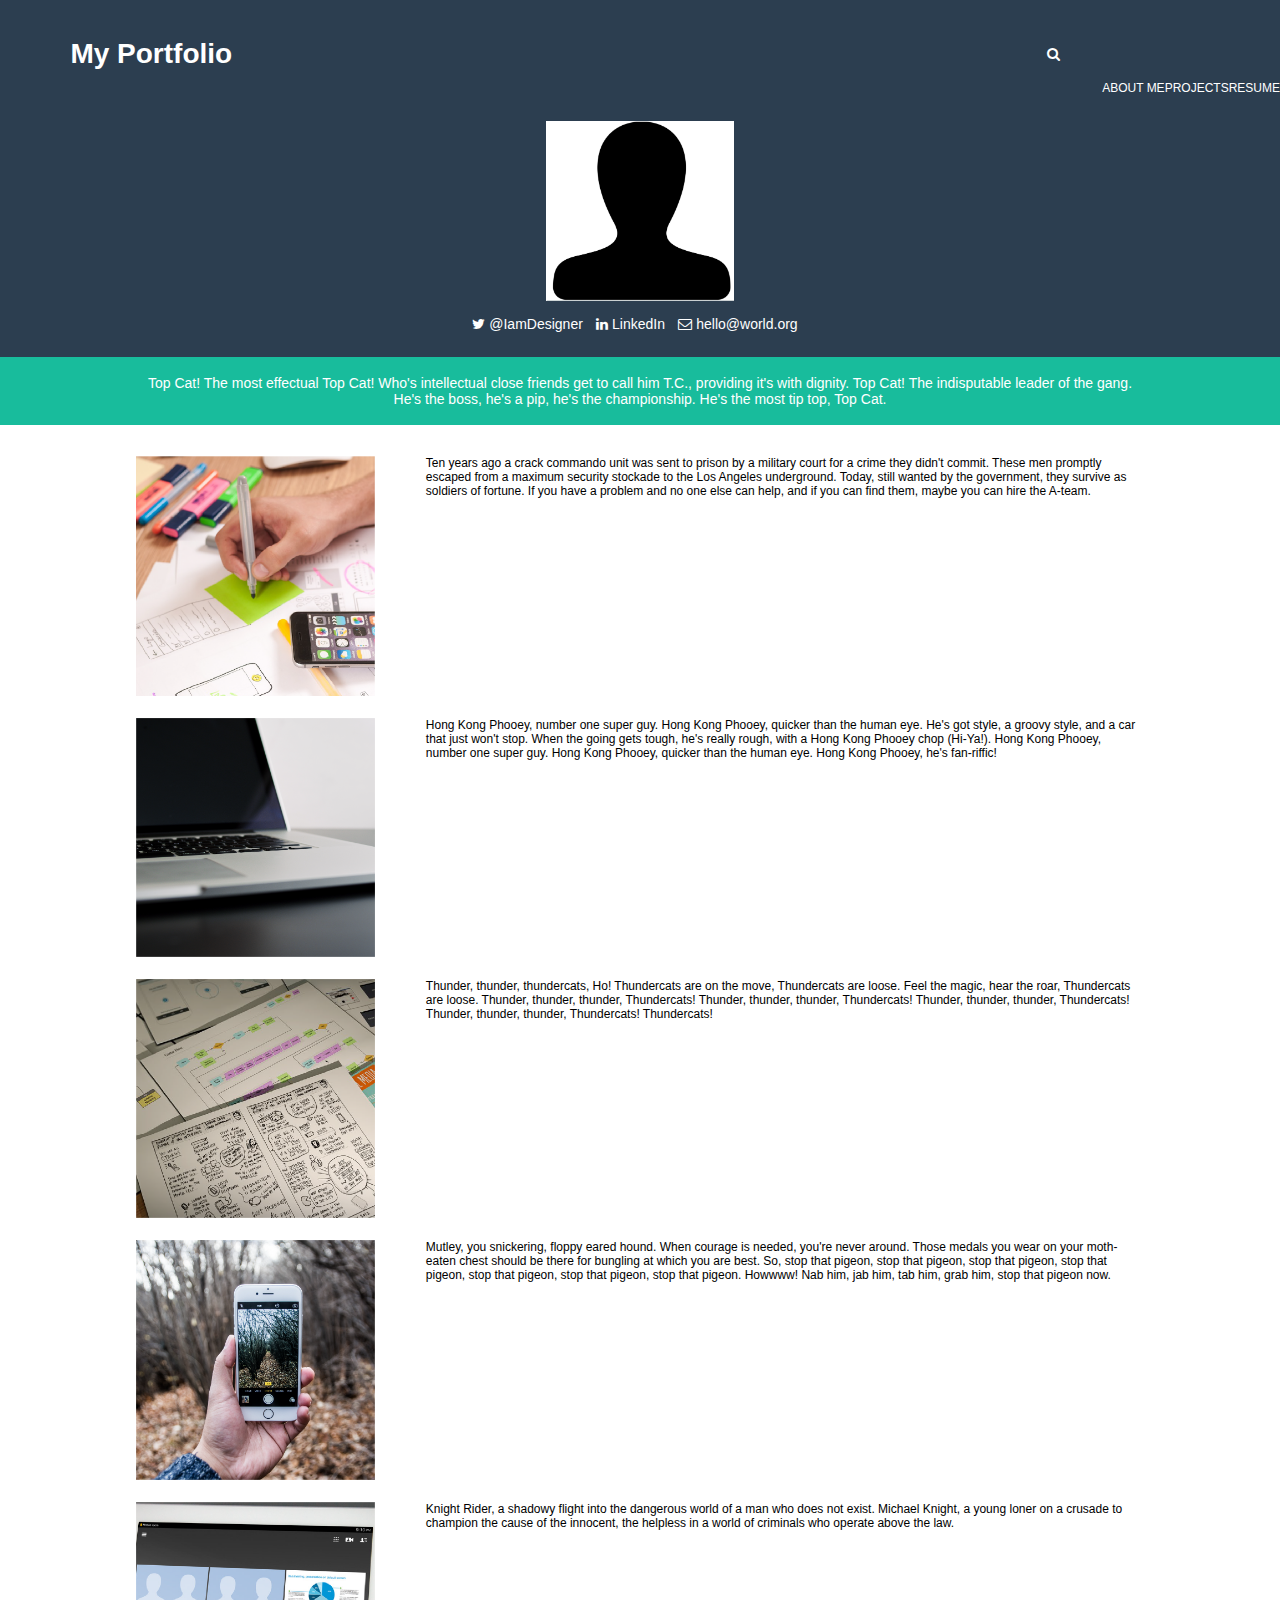
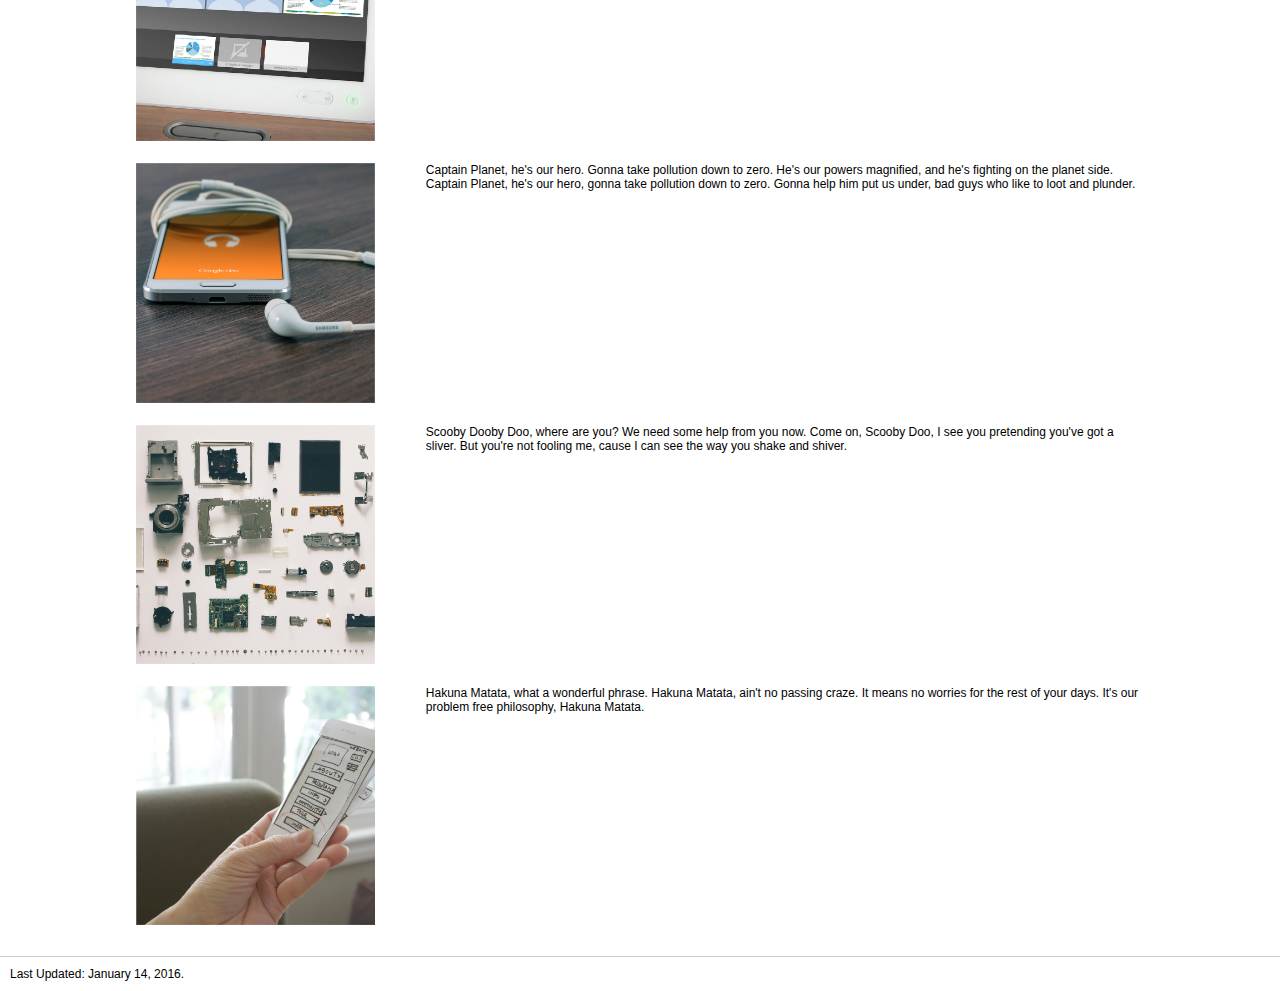
<file: exercise2-responsive-design/scaffold/index.html>
<!DOCTYPE HTML>
<html>

  <head>
    <!--
      The head section contains elements that either provide metadata about the
      page (e.g., title) or are necessary for the page to work
      (e.g., stylesheets and scripts).
    -->
    <title>My Portfolio!</title>
    <meta name="viewport" content="width=device-width,initial-scale=1.0">

    <!-- Here, we import an icon font called FontAwesome. You may find this
         useful as you build out your high-fidelity prototype. For available icons
         see http://fontawesome.io/icons/ -->
    <link rel="stylesheet" href="https://maxcdn.bootstrapcdn.com/font-awesome/4.5.0/css/font-awesome.min.css">

    <link rel="stylesheet" href="css/base.css">

    <!-- As both mobile-flex.css and mobile-float.css position elements for
         mobile layout, we only enable them one at a time. Add/remove comments
         to switch between them. -->

   <link rel="stylesheet" href="css/mobile-flex.css" media="screen and (max-width: 767px)">
   <!--  <link rel="stylesheet" href="css/mobile-float.css" media="screen and (max-width: 767px)"> -->

    <link rel="stylesheet" href="css/desktop.css" media="screen and (min-width: 767px)">
  </head>

  <body>
    <!--
      The body section contains all the elements that are actually rendered
      on screen by the browser.
    -->

    <header>
      <h1>My Portfolio</h1>

      <a href="#"><i class="fa fa-search"></i></a>

      <input type="search" placeholder="Search Projects">
    </header>

    <nav>
      <ul>
        <li><a href="#">About Me</a></li>
        <li><a href="#">Projects</a></li>
        <li><a href="#">Resume</a></li>
      </ul>
    </nav>

    <div id="content">
      <section id="contact">
        <div class="thumbnail">
          <img src="img/profile_pic.png" alt="My face">
        </div>

        <div class="links">
          <a href="#"><i class="fa fa-twitter"></i> @IamDesigner</a>
          <a href="#"><i class="fa fa-linkedin"></i> LinkedIn</a>
          <a href="#"><i class="fa fa-envelope-o"></i> hello@world.org</a>
        </div>

      </section>

      <section id="about">
        <p>Top Cat! The most effectual Top Cat! Who's intellectual close friends get to call him T.C., providing it's with dignity. Top Cat! The indisputable leader of the gang. He's the boss, he's a pip, he's the championship. He's the most tip top, Top Cat.</p>
      </section>

      <section id="projects">

        <div class="project">
          <div class="thumbnail">
            <img src="img/project_1.png" alt="Project 1">
          </div>

          <p class="description">Ten years ago a crack commando unit was sent to prison by a military court for a crime they didn't commit. These men promptly escaped from a maximum security stockade to the Los Angeles underground. Today, still wanted by the government, they survive as soldiers of fortune. If you have a problem and no one else can help, and if you can find them, maybe you can hire the A-team.</p>
        </div>

        <div class="project">
          <div class="thumbnail">
            <img src="img/project_2.png" alt="Project 2">
          </div>

          <p class="description">Hong Kong Phooey, number one super guy. Hong Kong Phooey, quicker than the human eye. He's got style, a groovy style, and a car that just won't stop. When the going gets tough, he's really rough, with a Hong Kong Phooey chop (Hi-Ya!). Hong Kong Phooey, number one super guy. Hong Kong Phooey, quicker than the human eye. Hong Kong Phooey, he's fan-riffic!</p>
        </div>

        <div class="project">
          <div class="thumbnail">
            <img src="img/project_3.png" alt="Project 3">
          </div>

          <p class="description">Thunder, thunder, thundercats, Ho! Thundercats are on the move, Thundercats are loose. Feel the magic, hear the roar, Thundercats are loose. Thunder, thunder, thunder, Thundercats! Thunder, thunder, thunder, Thundercats! Thunder, thunder, thunder, Thundercats! Thunder, thunder, thunder, Thundercats! Thundercats!</p>
        </div>

        <div class="project">
          <div class="thumbnail">
            <img src="img/project_4.png" alt="Project 4">
          </div>

          <p class="description">Mutley, you snickering, floppy eared hound. When courage is needed, you're never around. Those medals you wear on your moth-eaten chest should be there for bungling at which you are best. So, stop that pigeon, stop that pigeon, stop that pigeon, stop that pigeon, stop that pigeon, stop that pigeon, stop that pigeon. Howwww! Nab him, jab him, tab him, grab him, stop that pigeon now.</p>
        </div>

        <div class="project">
          <div class="thumbnail">
            <img src="img/project_5.png" alt="Project 5">
          </div>

          <p class="description">Knight Rider, a shadowy flight into the dangerous world of a man who does not exist. Michael Knight, a young loner on a crusade to champion the cause of the innocent, the helpless in a world of criminals who operate above the law.</p>
        </div>

        <div class="project">
          <div class="thumbnail">
            <img src="img/project_6.png" alt="Project 6">
          </div>

          <p class="description">Captain Planet, he's our hero. Gonna take pollution down to zero. He's our powers magnified, and he's fighting on the planet side. Captain Planet, he's our hero, gonna take pollution down to zero. Gonna help him put us under, bad guys who like to loot and plunder.</p>
        </div>

        <div class="project">
          <div class="thumbnail">
            <img src="img/project_7.png" alt="Project 7">
          </div>

          <p class="description">Scooby Dooby Doo, where are you? We need some help from you now. Come on, Scooby Doo, I see you pretending you've got a sliver. But you're not fooling me, cause I can see the way you shake and shiver.</p>
        </div>

        <div class="project">
          <div class="thumbnail">
            <img src="img/project_8.png" alt="Project 8">
          </div>

          <p class="description">Hakuna Matata, what a wonderful phrase. Hakuna Matata, ain't no passing craze. It means no worries for the rest of your days. It's our problem free philosophy, Hakuna Matata.</p>
        </div>

      </section>
    </div>

    <footer>
      <p>Last Updated: January 14, 2016.</p>
    </footer>

  </body>
</html>
</file>
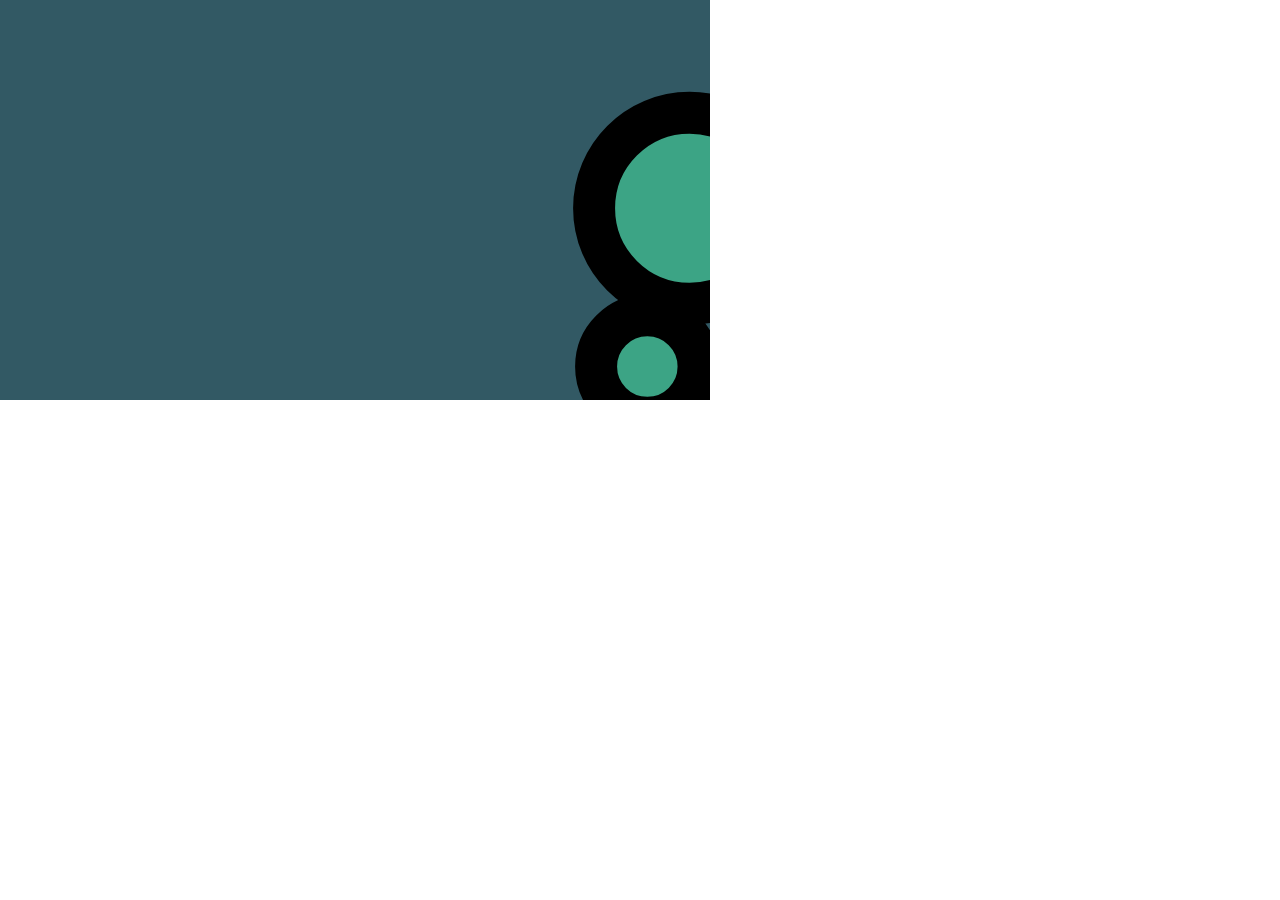
<file: Week4-GenerativeArt/scaffold/index.html>
<html>
<head>
  <meta charset="UTF-8">
  <script language="javascript" type="text/javascript" src="libraries/p5.js"></script>
  <!-- uncomment lines below to include extra p5 libraries -->
  <!--<script language="javascript" src="libraries/p5.dom.js"></script>-->
  <!--<script language="javascript" src="libraries/p5.sound.js"></script>-->
  <script language="javascript" type="text/javascript" src="sketch.js"></script>
  <!-- this line removes any default padding and style. you might only need one of these values set. -->
  <style> body {padding: 0; margin: 0;} </style>
</head>

<body>
</body>
</html>
</file>
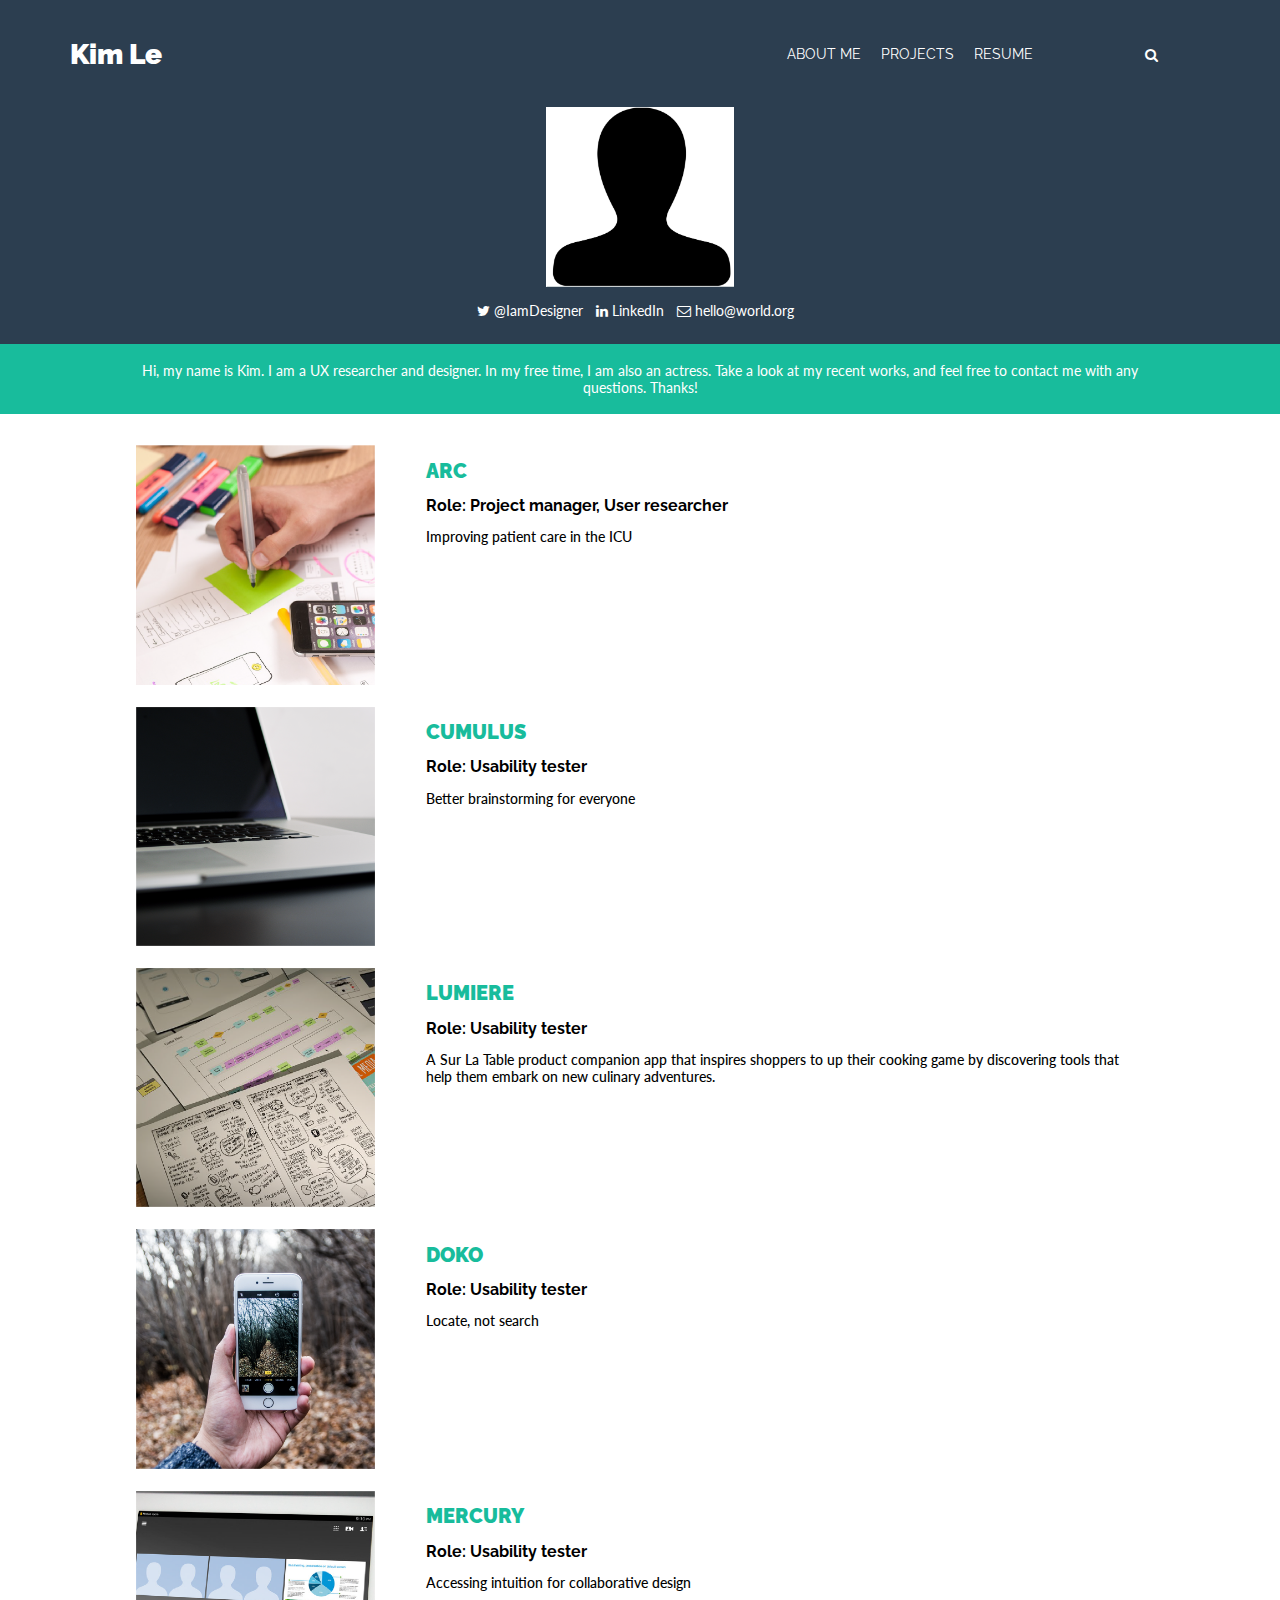
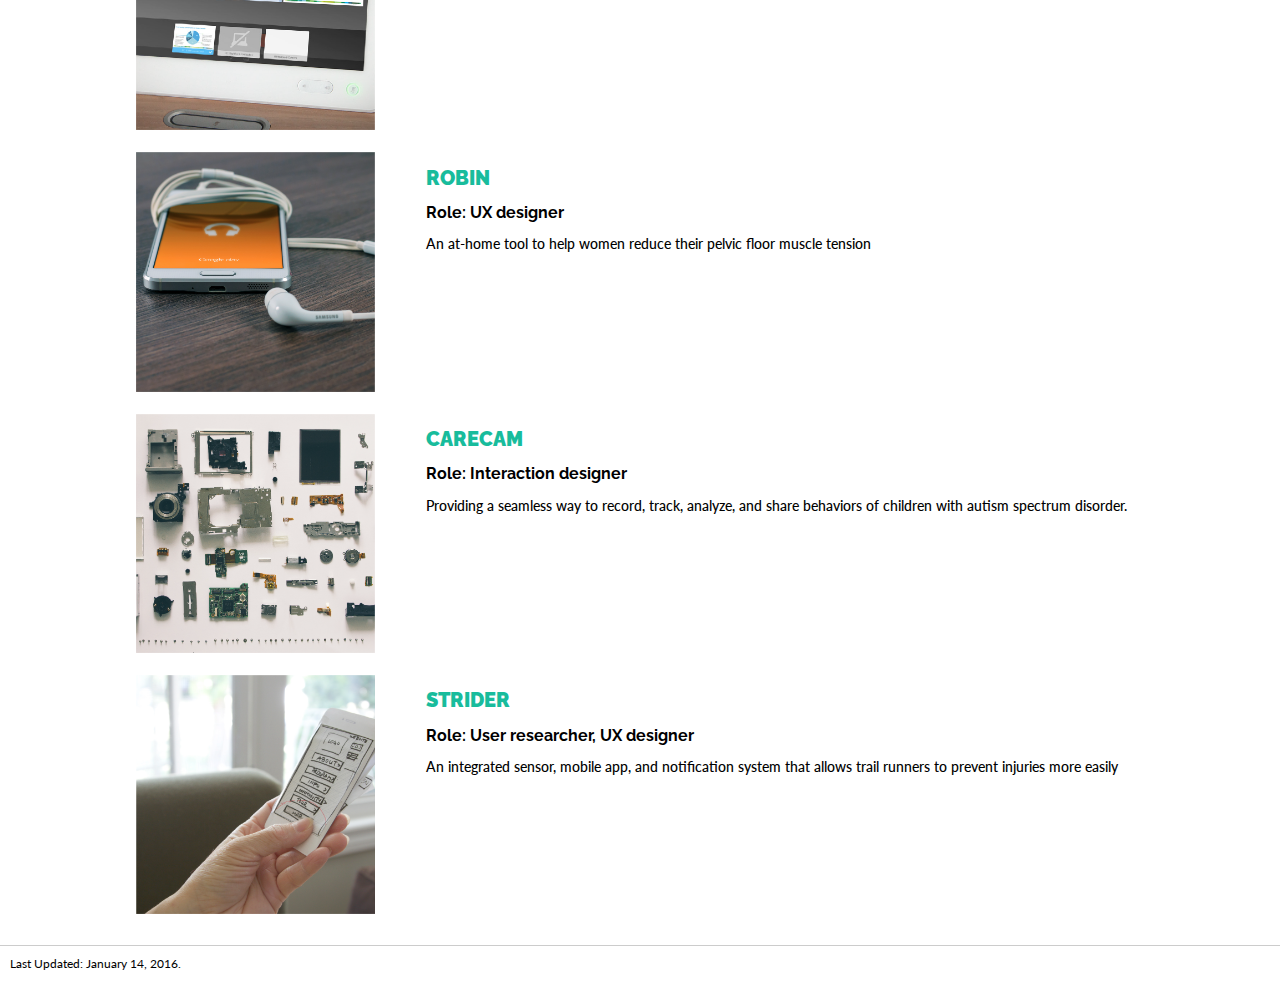
<file: exercise2-responsive-design/scaffold/index-web.html>
<!DOCTYPE HTML>
<html>

  <head>
    <!--
      The head section contains elements that either provide metadata about the
      page (e.g., title) or are necessary for the page to work
      (e.g., stylesheets and scripts).
    -->
    <title>Kim Le's Portfolio</title>
    <meta name="viewport" content="width=device-width,initial-scale=1.0">

    <!-- Here, we import an icon font called FontAwesome. You may find this
         useful as you build out your high-fidelity prototype. For available icons
         see http://fontawesome.io/icons/ -->
    <link rel="stylesheet" href="https://maxcdn.bootstrapcdn.com/font-awesome/4.5.0/css/font-awesome.min.css">

    <link rel="stylesheet" href="css/base.css">

    <!-- As both mobile-flex.css and mobile-float.css position elements for
         mobile layout, we only enable them one at a time. Add/remove comments
         to switch between them. -->

   <!--<link rel="stylesheet" href="css/mobile-flex.css" media="screen and (max-width: 767px)"> -->
<link rel="stylesheet" href="css/mobile-float.css" media="screen and (max-width: 767px)">

    <link rel="stylesheet" href="css/desktop.css" media="screen and (min-width: 767px)">
      <!--Added new font -->
    <link href='https://fonts.googleapis.com/css?family=Raleway:400,500,300,600|Lato:400,300,700' rel='stylesheet' type='text/css'>
  
    </head>

  <body>
    <!--
      The body section contains all the elements that are actually rendered
      on screen by the browser.
    -->

    <header>
      <h1>Kim Le</h1>

        <nav>
            <ul>
        <li><a href="#">About Me</a></li>
        <li><a href="#">Projects</a></li>
        <li><a href="#">Resume</a></li>
            </ul>
        </nav>
      <a href="#"><i class="fa fa-search"></i></a>

      <input type="search" placeholder="Search Projects">
    </header>

      

    <div id="content">
      <section id="contact">
        <div class="thumbnail">
          <img src="img/profile_pic.png" alt="My face">
        </div>

        <div class="links">
          <a href="#"><i class="fa fa-twitter"></i> @IamDesigner</a>
          <a href="#"><i class="fa fa-linkedin"></i> LinkedIn</a>
          <a href="#"><i class="fa fa-envelope-o"></i> hello@world.org</a>
        </div>

      </section>

      <section id="about">
        <p>Hi, my name is Kim. I am a UX researcher and designer. In my free time, I am also an actress. Take a look at my recent works, and feel free to contact me with any questions. Thanks! </p>
          
       
      </section>
        
      <section id="projects">

        <div class="project">
          <div class="thumbnail">
            <img src="img/project_1.png" alt="Project 1">
          </div>
        <div class ="description">
        <h1>Arc</h1>
        <h2>Role: Project manager, User researcher </h2>
        <p>
        Improving patient care in the ICU</p>
        </div>
        
        </div>

        <div class="project">
          <div class="thumbnail">
            <img src="img/project_2.png" alt="Project 2">
          </div>

        <div class ="description">
        <h1>Cumulus</h1> 
        <h2>Role: Usability tester</h2>
        <p>Better brainstorming for everyone</p>
      
        </div>        
        </div>

        <div class="project">
          <div class="thumbnail">
            <img src="img/project_3.png" alt="Project 3">
          </div>

          <div class ="description">
        <h1>Lumiere</h1>
        <h2>Role: Usability tester</h2>
        <p>A Sur La Table product companion app that inspires shoppers to up their cooking game by discovering tools that help them embark on new culinary adventures.</p>
 
        </div>
        </div>
          
        <div class="project">
          <div class="thumbnail">
            <img src="img/project_4.png" alt="Project 4">
          </div>
            
        <div class="description">
        <h1>Doko</h1>
        <h2>Role: Usability tester</h2>
        <p>Locate, not search</p>
        </div>
        
        </div>

        <div class="project">
          <div class="thumbnail">
            <img src="img/project_5.png" alt="Project 5">
          </div>
        
        <div class="description">
        <h1>Mercury</h1>
        <h2>Role: Usability tester</h2>
        <p>Accessing intuition for collaborative design</p>
            </div>
        </div>

        <div class="project">
          <div class="thumbnail">
            <img src="img/project_6.png" alt="Project 6">
          </div>
            <div class="description">
            <h1>Robin</h1>
            <h2>Role: UX designer</h2>
            <p>An at-home tool to help women reduce their pelvic floor muscle tension</p>
            </div>
          </div>

        <div class="project">
          <div class="thumbnail">
            <img src="img/project_7.png" alt="Project 7">
          </div>

            <div class="description">
            <h1>CareCam</h1>
            <h2>Role: Interaction designer</h2>
            <p>Providing a seamless way to record, track, analyze, and share behaviors of children with autism spectrum disorder.</p>
            </div>
          
        </div>

        <div class="project">
          <div class="thumbnail">
            <img src="img/project_8.png" alt="Project 8">
          </div>

          <div class="description">
            <h1>Strider</h1>
            <h2>Role: User researcher, UX designer</h2>
            <p>An integrated sensor, mobile app, and notification system that allows trail runners to prevent injuries more easily</p>
            </div>
        </div>

      </section>
    </div>

    <footer>
      <p>Last Updated: January 14, 2016.</p>
    </footer>

  </body>
</html>
</file>
<file: exercise2-responsive-design/scaffold/css/base.css>
body {
  font-family: 'Lato', sans-serif;
  margin: 0;
}

header {
    font-family: 'Raleway', sans-serif;
    padding: 10px;
    border-bottom: 1px solid #2c3e50;
    background-color:#2c3e50;   
}

header h1 {
    font-size: 18px;
    font-weight:900;
    margin: 0;
    color:white;
    padding-left: 4%;
}

header a {
    text-decoration: none;
    color:white;
}
nav {
  margin: 0;
  border-bottom: 1px solid #2c3e50;
  overflow: hidden;
  background-color:#2c3e50; 
    
}
nav a {
    font-size:12px;
    text-transform:uppercase;
    text-decoration: none;
    color:white;
}

nav ul {
  margin: 0;
  padding: 10px; 
  font-size: 12px;
  /* change from 18px */
}

nav ul li {
  list-style-type: none;
}

section {
  padding: 10px;
  font-size:12px; /* change from 18px */
  overflow: hidden;  /* use to act as clear */

}

footer {
  padding: 10px;
  border-top: 1px solid #ccc;
  font-size:12px;
  overflow: hidden; /* use to act as clear */
  /* clear: both; */
}

p {
  margin: 0;
}

/* Images can be a little unintuitive to style in CSS. We recommend you
   style the .thumbnail class to your desired dimensions. These rules
   ensure that the image will resize to fill the .thumbnail element.
*/
.thumbnail img {
  max-width: 100%;
  max-height: 100%;
  display: block; 
  /* 
  This is used because new line character created space, 
  so there are 3 extra pixies created after the 
  thumbnail in grid display.
  http://stackoverflow.com/questions/11868905/space-at-bottom-of-div-containing-image
  */
}



/* ADDED NEW CLASSES FOR STYLING */
nav ul {
    background-color:#2c3e50;
}
#contact {
    background-color:#2c3e50;
}

#content #contact .links a {    
    text-decoration: none;
    color:white;
}

section {
       background-color:white;
}

#about {
    background-color:#18bc9c;
}
#about p {
    color:white;
}
</file>
<file: exercise2-responsive-design/scaffold/css/mobile-flex.css>
header {
  /* To get you started, here's a hint: 
       Header is a flex container, and the things inside it 
       (h1, a, input) are flex items. 
      Good luck! 
  */
  display: flex;
}

header h1 {
  flex: 4;
}

header input {
  display: none;

}

header a {flex: 1;}

nav ul {
    flex-direction: row;
    justify-content: flex-end;
    display: flex;
}

nav ul li {
    padding-left: 5px;
}

section {
    display: flex;
    align-items: center;
    justify-content: space-between;
}

/* Images can be a little unintuive to style in CSS. We recommend you
   style the .thumbnail class to your desired dimensions. Rules in
   base.css will ensure that the image fills the .thumbnail element.
*/
#contact .thumbnail {
    width: 25%;
    padding-left: 2px;
}

.links {
    width: 66.7%;
    padding-right: 2px;
}

.links a {display: inline-block; margin-right: 10px;}

/* fix this!!! */

#projects {flex-wrap: wrap;}

.project {border: 1px solid #ccc;width: calc(100% * (1/4) - 2px);}

.description {font-size: 0px;}
</file>
<file: exercise2-responsive-design/scaffold/css/mobile-float.css>
/* In class, we described how floats must be cleared in order for subsequent
   content to not wrap around it. Rather than litter our HTML file with
   "clearing elements", which would make responsive design a little trickier
   if you choose to use flexbox in desktop.css, we can instead use the :after
   CSS pseudo-class. 

   In essence, this CSS property adds a block element as the last child in
   header. This element will have no content, but clears any floats that occur
   _within_ the header. Feel free to reuse these properties to clear other floats
   (e.g., nav:after to clear floats within the nav element).
*/
header:after {
  display: block;
  content: "";
  clear: both;
}

header h1 {
   float: left;

}

header a {
    float: right;
  margin-right: 5px;
  font-size: x-small;
}

header input {
  display: none;
}

nav ul {
  float: right;
  margin-right: 0px;
}

nav ul li {
 /* 
  padding-right: 10px;
  margin-left: 0px;
  */
  margin-right: 10px;

  display: inline;
  
}

nav ul li:first-child {
  /* Depending on your float layout, you may need to style the first nav
     element here. This is what the :first-child CSS selector denotes.
  */
}

/* Images can be a little unintuive to style in CSS. We recommend you
   style the .thumbnail class to your desired dimensions. Rules in
   base.css will ensure that the image fills the .thumbnail element.
*/
#contact .thumbnail {

float: left;width: 25%;display: inline-block;
}

.links {
float: right;display: inline-block;width: 66.3%;position: relative;top: 20px;
}

.links a {
  display: inline-block; 
  margin-right: 10px;
}

nav:after {
  display: block;
  content: "";
  clear: both;
}

/*
this is a new class
*/

.project {
  float: left;
  border: 1px solid #ccc;
  width: calc(100% * (1/4) - 2px);
}


.description {
font-size:0px;
}

footer {

}
</file>
<file: exercise2-responsive-design/scaffold/css/desktop.css>
header {
  /* To get you started, here's a hint: 
       Header is a flex container, and the things inside it 
       (h1, a, input) are flex items. 
      Good luck! 
  */
  display: flex;
  align-items: center;
  padding-top: 3%;
}

header h1 {
    flex: 2;
    text-align: left;
    font-size: 28px;
    margin-left: 10px;
}
header h1:hover {
    color:#18bc9c;
    cursor:pointer; 
}

header input {
    flex: 2;
    height:inherit;   
    display: none;
}
header nav {
    flex: 3;
    /* text-align: center; */
}

header a {
    flex: 1;
    text-align: center;
    margin-right: 20px;
    font-size: 14px;
}


nav ul {
    display: flex;
    justify-content: flex-end;
    padding: 0;
}
nav ul li a:hover{
    color:#18bc9c;
    cursor:pointer; 
}

.link a:hover{
    color:#18bc9c;
    cursor:pointer; 
}
nav ul li {padding: 0;}

section {
    display: flex;
    flex-direction: column ;
    align-items: center;
    justify-content: space-between;
}

/* Images can be a little unintuive to style in CSS. We recommend you
   style the .thumbnail class to your desired dimensions. Rules in
   base.css will ensure that the image fills the .thumbnail element.
*/

#contact {
   
}
#contact .thumbnail {
    width: 15%;
    margin-bottom: 15px;
    margin-top: 15px;
}

.links {
 width: 100%;
  text-align:center;margin-bottom: 15px;}

.links a {   
    margin-right: 10px;
    font-size:14px;
}

/* fix this!!! */
#about p {
text-align: center;
padding-left:10%;
padding-right:10%;
font-size:14px;margin-top: 8px;margin-bottom: 8px;}


#projects {
    display:flex;
    flex-direction: column;
    padding-top: 30px;
}

.project .thumbnail {
 /* float:left;
 width: 25%;
    */
 flex: 1;
}

.project {
    width:80%;
    border: 1px solid white;
    display:flex;
    flex-direction: row;
    align-items: flex-start;
    padding-bottom: 20px;
}

.description {
    /* display:none; 
    margin-left:30%;
    */
    flex: 3;
    padding-left: 5%;
}

.description h1 {
    font-family:'Raleway', sans-serif; 
    text-transform:uppercase;
    font-size:20px;
    font-weight:900;
    color:#18bc9c;
}

.description h2 {
    font-family:'Raleway', sans-serif;
    font-size:16px;
    font-weight:700;
}
.description p {
    font-family:'Lato', sans-serif; 
    font-size:14px;
    font-weight:500;
}
</file>
